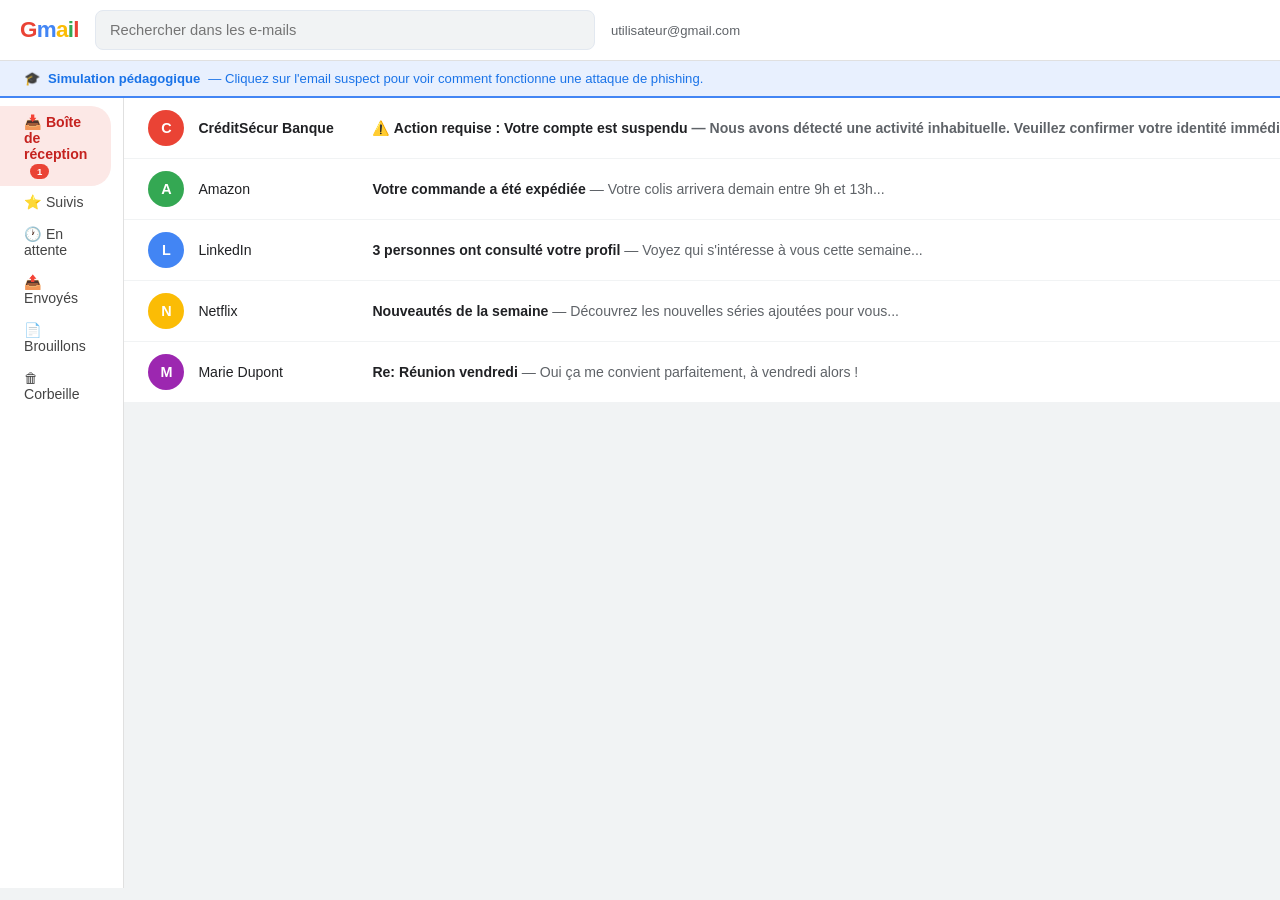
<file: index.html>
<!DOCTYPE html>
<html lang="fr">
<head>
  <meta charset="UTF-8">
  <meta name="viewport" content="width=device-width, initial-scale=1.0">
  <title>Boîte mail — Simulation</title>
  <link rel="stylesheet" href="style.css">
</head>
<body class="page-email">

  <div class="gmail-top">
    <div class="gmail-logo">G<span>m</span><em>a</em><b>i</b>l</div>
    <input class="gmail-search" type="text" placeholder="Rechercher dans les e-mails">
    <div class="gmail-user">utilisateur@gmail.com</div>
  </div>

  <div class="pedagogy-banner">
    🎓 <strong>Simulation pédagogique</strong> — Cliquez sur l'email suspect pour voir comment fonctionne une attaque de phishing.
  </div>

  <div class="layout">

    <div class="sidebar">
      <div class="sidebar-item active">📥 Boîte de réception <span class="badge-alert">1</span></div>
      <div class="sidebar-item">⭐ Suivis</div>
      <div class="sidebar-item">🕐 En attente</div>
      <div class="sidebar-item">📤 Envoyés</div>
      <div class="sidebar-item">📄 Brouillons</div>
      <div class="sidebar-item">🗑 Corbeille</div>
    </div>

    <div class="main-area">
      <div class="email-list">

        <div class="email-row unread" onclick="window.location.href='bank.html'">
          <div class="email-avatar" style="background:#EA4335;">C</div>
          <div class="email-sender">CréditSécur Banque</div>
          <div class="email-preview">
            <strong>⚠️ Action requise : Votre compte est suspendu</strong> —
            Nous avons détecté une activité inhabituelle. Veuillez confirmer votre identité immédiatement...
          </div>
          <div class="email-date">10:42</div>
        </div>

        <div class="email-row">
          <div class="email-avatar" style="background:#34A853;">A</div>
          <div class="email-sender">Amazon</div>
          <div class="email-preview"><strong>Votre commande a été expédiée</strong> — Votre colis arrivera demain entre 9h et 13h...</div>
          <div class="email-date">09:15</div>
        </div>

        <div class="email-row">
          <div class="email-avatar" style="background:#4285F4;">L</div>
          <div class="email-sender">LinkedIn</div>
          <div class="email-preview"><strong>3 personnes ont consulté votre profil</strong> — Voyez qui s'intéresse à vous cette semaine...</div>
          <div class="email-date">Hier</div>
        </div>

        <div class="email-row">
          <div class="email-avatar" style="background:#FBBC05;">N</div>
          <div class="email-sender">Netflix</div>
          <div class="email-preview"><strong>Nouveautés de la semaine</strong> — Découvrez les nouvelles séries ajoutées pour vous...</div>
          <div class="email-date">Hier</div>
        </div>

        <div class="email-row">
          <div class="email-avatar" style="background:#9c27b0;">M</div>
          <div class="email-sender">Marie Dupont</div>
          <div class="email-preview"><strong>Re: Réunion vendredi</strong> — Oui ça me convient parfaitement, à vendredi alors !</div>
          <div class="email-date">Lun.</div>
        </div>

      </div>
    </div>

  </div>

</body>
</html>
</file>
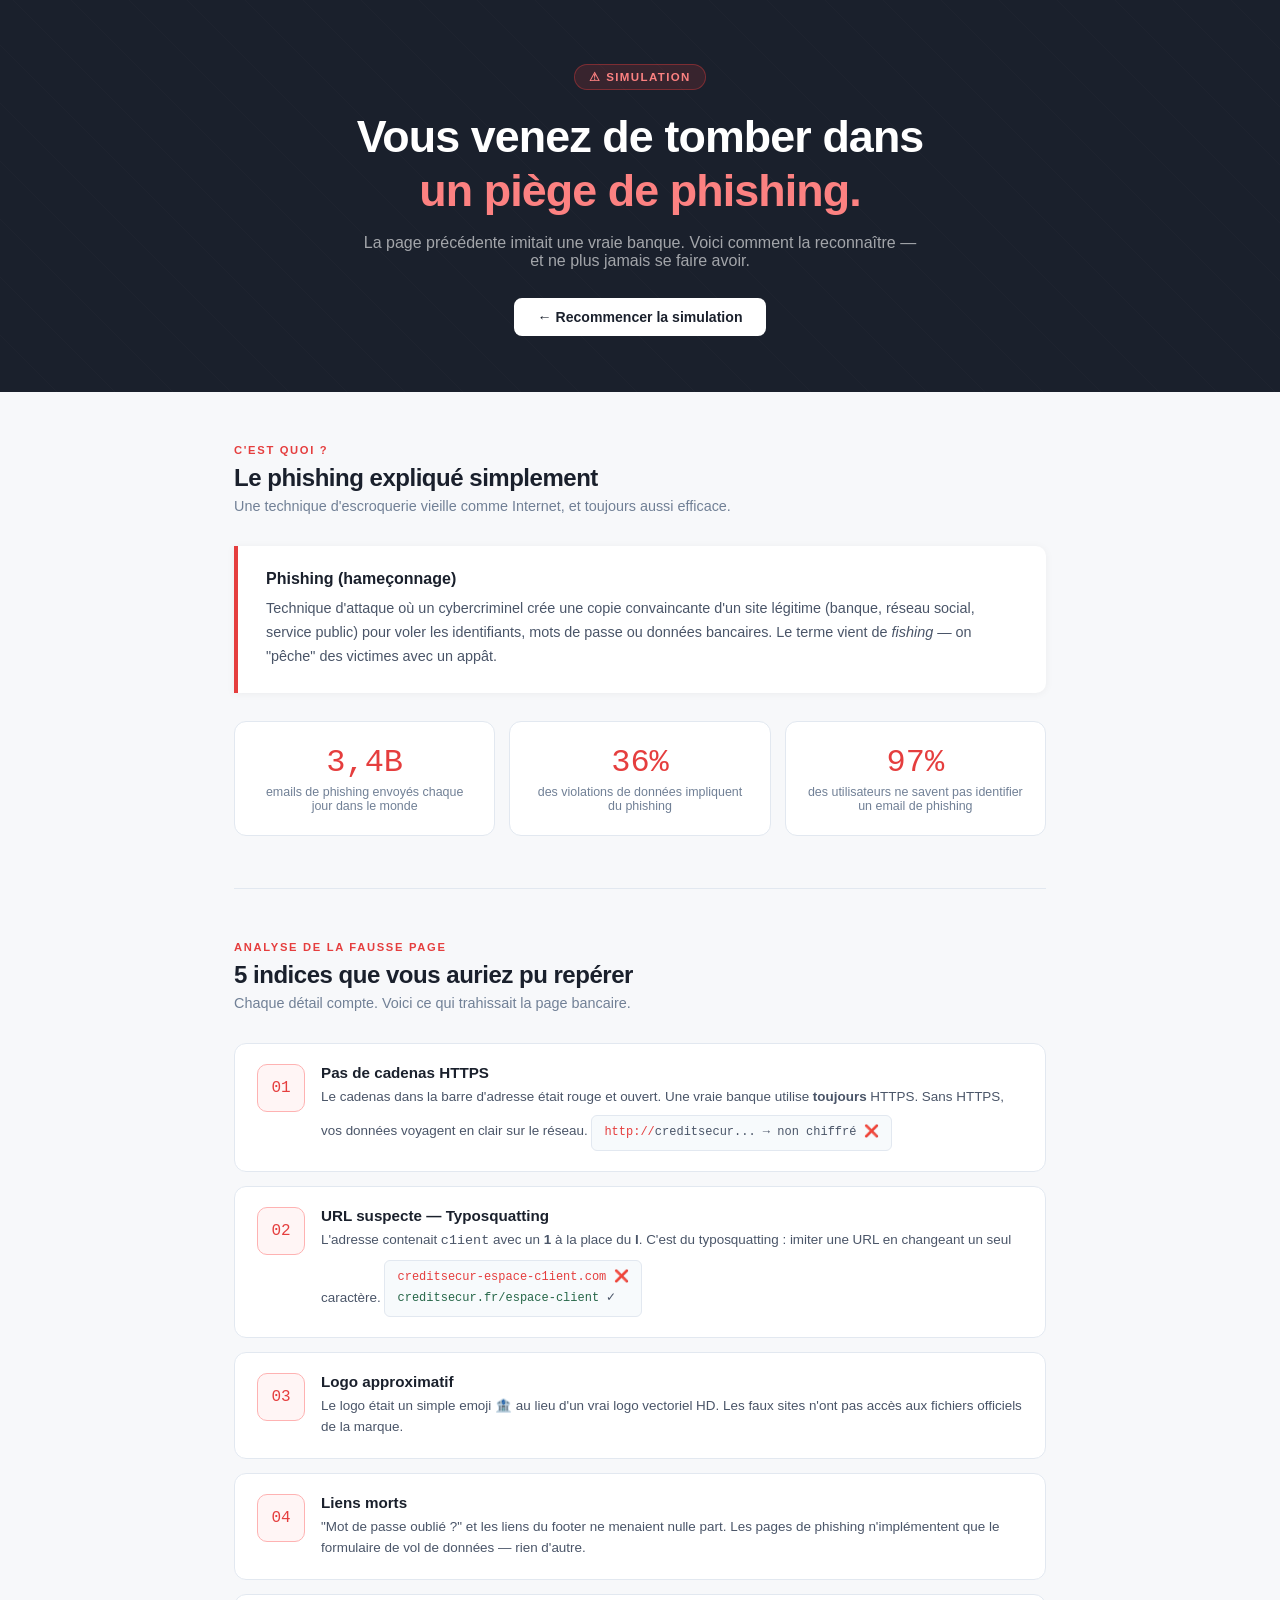
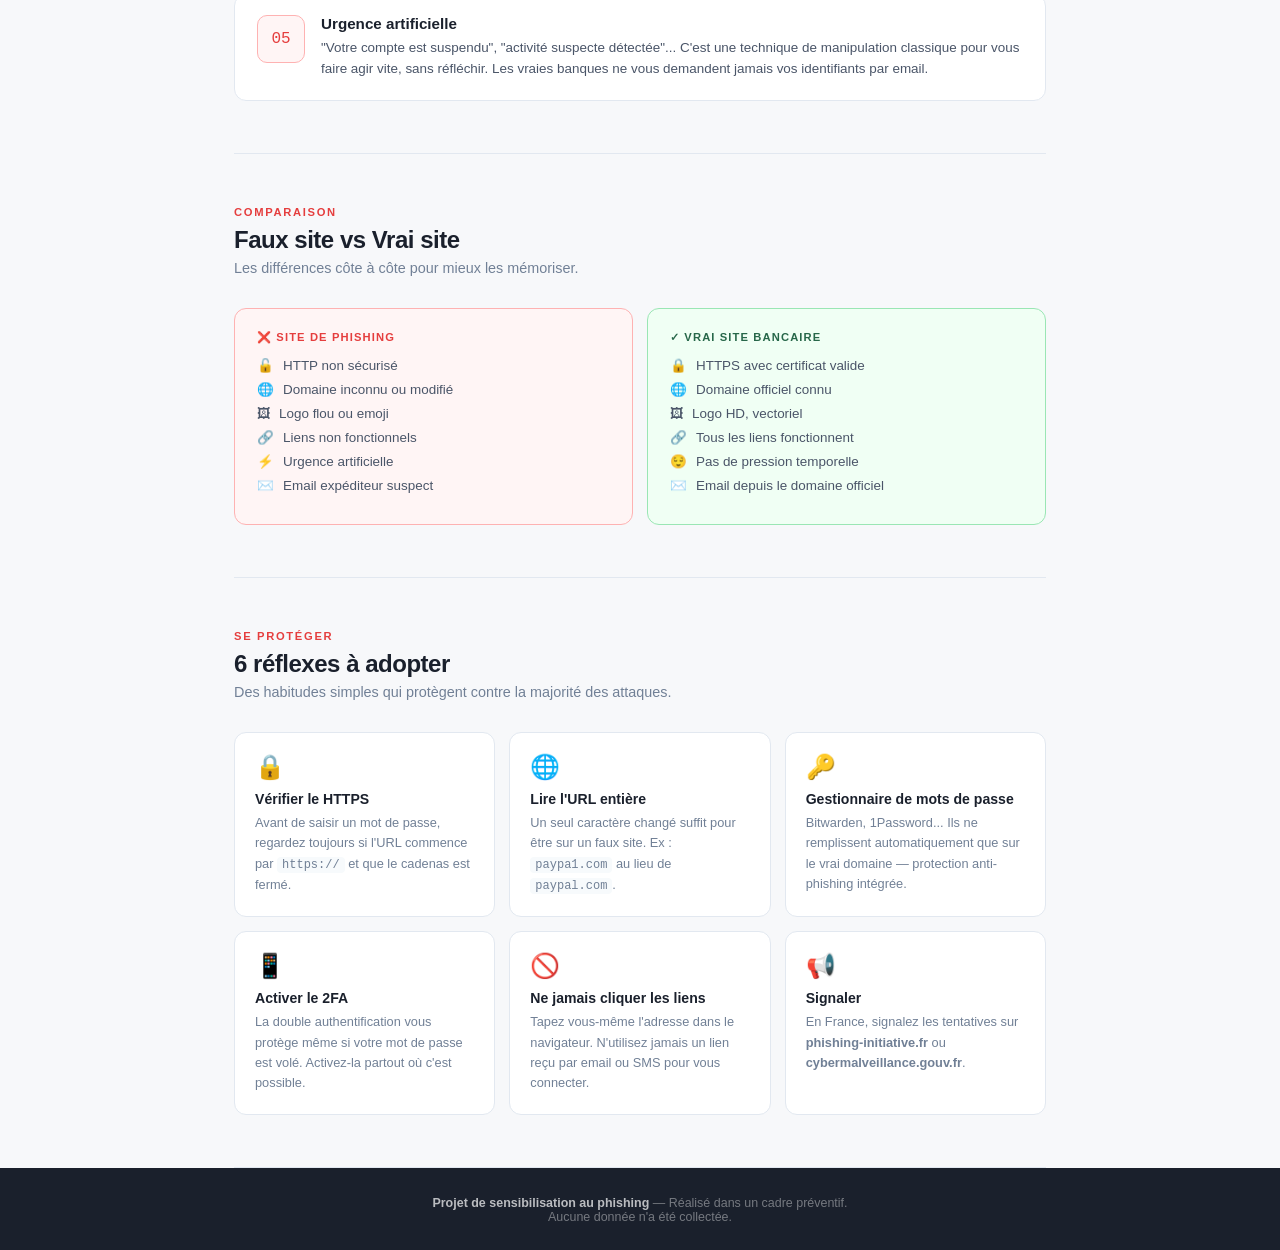
<file: awareness.html>
<!DOCTYPE html>
<html lang="fr">
<head>
  <meta charset="UTF-8">
  <meta name="viewport" content="width=device-width, initial-scale=1.0">
  <title>Sensibilisation au Phishing</title>
  <link rel="stylesheet" href="style.css">
</head>
<body class="page-awareness">

  <div class="hero">
    <div class="hero-badge">⚠ Simulation</div>
    <h1>Vous venez de tomber dans<br><span>un piège de phishing.</span></h1>
    <p>La page précédente imitait une vraie banque. Voici comment la reconnaître — et ne plus jamais se faire avoir.</p>
    <a href="index.html" class="hero-cta">← Recommencer la simulation</a>
  </div>

  <div class="awareness-container">

    <section class="aw-section">
      <div class="section-label">C'est quoi ?</div>
      <div class="section-title">Le phishing expliqué simplement</div>
      <div class="section-desc">Une technique d'escroquerie vieille comme Internet, et toujours aussi efficace.</div>

      <div class="definition-box">
        <h3>Phishing (hameçonnage)</h3>
        <p>Technique d'attaque où un cybercriminel crée une copie convaincante d'un site légitime (banque, réseau social, service public) pour voler les identifiants, mots de passe ou données bancaires. Le terme vient de <em>fishing</em> — on "pêche" des victimes avec un appât.</p>
      </div>

      <div class="stats-row">
        <div class="stat-card">
          <div class="stat-number">3,4B</div>
          <div class="stat-label">emails de phishing envoyés chaque jour dans le monde</div>
        </div>
        <div class="stat-card">
          <div class="stat-number">36%</div>
          <div class="stat-label">des violations de données impliquent du phishing</div>
        </div>
        <div class="stat-card">
          <div class="stat-number">97%</div>
          <div class="stat-label">des utilisateurs ne savent pas identifier un email de phishing</div>
        </div>
      </div>
    </section>

    <section class="aw-section">
      <div class="section-label">Analyse de la fausse page</div>
      <div class="section-title">5 indices que vous auriez pu repérer</div>
      <div class="section-desc">Chaque détail compte. Voici ce qui trahissait la page bancaire.</div>

      <div class="indices-grid">

        <div class="indice-card">
          <div class="indice-num">01</div>
          <div>
            <div class="indice-title">Pas de cadenas HTTPS</div>
            <div class="indice-desc">
              Le cadenas dans la barre d'adresse était rouge et ouvert. Une vraie banque utilise <strong>toujours</strong> HTTPS. Sans HTTPS, vos données voyagent en clair sur le réseau.
              <div class="code-snippet">
                <span class="bad">http://</span>creditsecur... → non chiffré ❌
              </div>
            </div>
          </div>
        </div>

        <div class="indice-card">
          <div class="indice-num">02</div>
          <div>
            <div class="indice-title">URL suspecte — Typosquatting</div>
            <div class="indice-desc">
              L'adresse contenait <code>c1ient</code> avec un <strong>1</strong> à la place du <strong>l</strong>. C'est du typosquatting : imiter une URL en changeant un seul caractère.
              <div class="code-snippet">
                <span class="bad">creditsecur-espace-c1ient.com</span> ❌<br>
                <span class="good">creditsecur.fr/espace-client</span> ✓
              </div>
            </div>
          </div>
        </div>

        <div class="indice-card">
          <div class="indice-num">03</div>
          <div>
            <div class="indice-title">Logo approximatif</div>
            <div class="indice-desc">
              Le logo était un simple emoji 🏦 au lieu d'un vrai logo vectoriel HD. Les faux sites n'ont pas accès aux fichiers officiels de la marque.
            </div>
          </div>
        </div>

        <div class="indice-card">
          <div class="indice-num">04</div>
          <div>
            <div class="indice-title">Liens morts</div>
            <div class="indice-desc">
              "Mot de passe oublié ?" et les liens du footer ne menaient nulle part. Les pages de phishing n'implémentent que le formulaire de vol de données — rien d'autre.
            </div>
          </div>
        </div>

        <div class="indice-card">
          <div class="indice-num">05</div>
          <div>
            <div class="indice-title">Urgence artificielle</div>
            <div class="indice-desc">
              "Votre compte est suspendu", "activité suspecte détectée"... C'est une technique de manipulation classique pour vous faire agir vite, sans réfléchir. Les vraies banques ne vous demandent jamais vos identifiants par email.
            </div>
          </div>
        </div>

      </div>
    </section>

    <section class="aw-section">
      <div class="section-label">Comparaison</div>
      <div class="section-title">Faux site vs Vrai site</div>
      <div class="section-desc">Les différences côte à côte pour mieux les mémoriser.</div>

      <div class="compare-grid">
        <div class="compare-card fake">
          <div class="compare-label">❌ Site de phishing</div>
          <div class="compare-item"><span>🔓</span> HTTP non sécurisé</div>
          <div class="compare-item"><span>🌐</span> Domaine inconnu ou modifié</div>
          <div class="compare-item"><span>🖼</span> Logo flou ou emoji</div>
          <div class="compare-item"><span>🔗</span> Liens non fonctionnels</div>
          <div class="compare-item"><span>⚡</span> Urgence artificielle</div>
          <div class="compare-item"><span>✉️</span> Email expéditeur suspect</div>
        </div>
        <div class="compare-card real">
          <div class="compare-label">✓ Vrai site bancaire</div>
          <div class="compare-item"><span>🔒</span> HTTPS avec certificat valide</div>
          <div class="compare-item"><span>🌐</span> Domaine officiel connu</div>
          <div class="compare-item"><span>🖼</span> Logo HD, vectoriel</div>
          <div class="compare-item"><span>🔗</span> Tous les liens fonctionnent</div>
          <div class="compare-item"><span>😌</span> Pas de pression temporelle</div>
          <div class="compare-item"><span>✉️</span> Email depuis le domaine officiel</div>
        </div>
      </div>
    </section>

    <section class="aw-section">
      <div class="section-label">Se protéger</div>
      <div class="section-title">6 réflexes à adopter</div>
      <div class="section-desc">Des habitudes simples qui protègent contre la majorité des attaques.</div>

      <div class="tips-grid">
        <div class="tip-card">
          <div class="tip-icon">🔒</div>
          <div class="tip-title">Vérifier le HTTPS</div>
          <div class="tip-desc">Avant de saisir un mot de passe, regardez toujours si l'URL commence par <code>https://</code> et que le cadenas est fermé.</div>
        </div>
        <div class="tip-card">
          <div class="tip-icon">🌐</div>
          <div class="tip-title">Lire l'URL entière</div>
          <div class="tip-desc">Un seul caractère changé suffit pour être sur un faux site. Ex : <code>paypa1.com</code> au lieu de <code>paypal.com</code>.</div>
        </div>
        <div class="tip-card">
          <div class="tip-icon">🔑</div>
          <div class="tip-title">Gestionnaire de mots de passe</div>
          <div class="tip-desc">Bitwarden, 1Password... Ils ne remplissent automatiquement que sur le vrai domaine — protection anti-phishing intégrée.</div>
        </div>
        <div class="tip-card">
          <div class="tip-icon">📱</div>
          <div class="tip-title">Activer le 2FA</div>
          <div class="tip-desc">La double authentification vous protège même si votre mot de passe est volé. Activez-la partout où c'est possible.</div>
        </div>
        <div class="tip-card">
          <div class="tip-icon">🚫</div>
          <div class="tip-title">Ne jamais cliquer les liens</div>
          <div class="tip-desc">Tapez vous-même l'adresse dans le navigateur. N'utilisez jamais un lien reçu par email ou SMS pour vous connecter.</div>
        </div>
        <div class="tip-card">
          <div class="tip-icon">📢</div>
          <div class="tip-title">Signaler</div>
          <div class="tip-desc">En France, signalez les tentatives sur <strong>phishing-initiative.fr</strong> ou <strong>cybermalveillance.gouv.fr</strong>.</div>
        </div>
      </div>
    </section>

  </div>

  <footer class="aw-footer">
    <strong>Projet de sensibilisation au phishing</strong> — Réalisé dans un cadre préventif.<br>
    Aucune donnée n'a été collectée. 
  </footer>

</body>
</html>
</file>
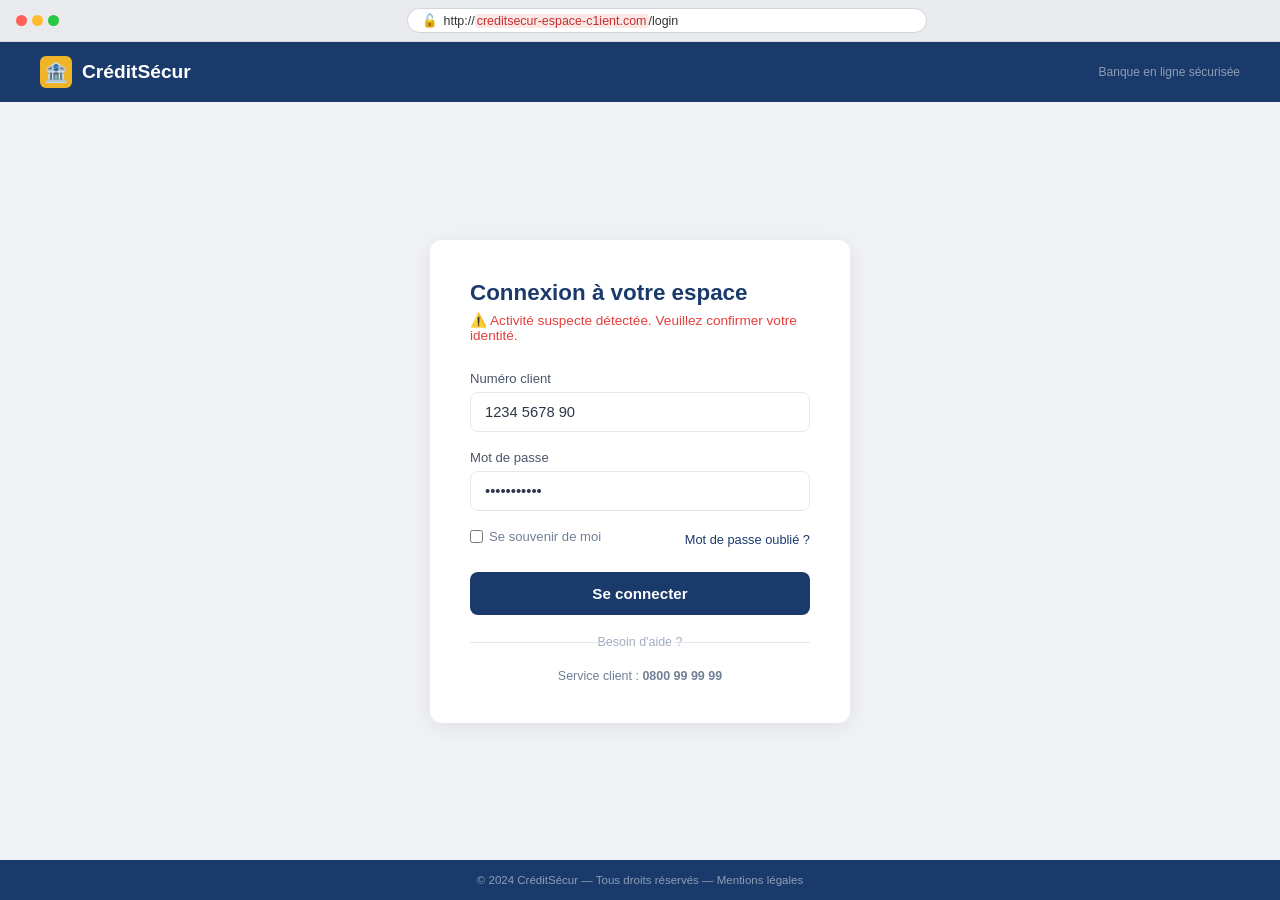
<file: bank.html>
<!DOCTYPE html>
<html lang="fr">
<head>
  <meta charset="UTF-8">
  <meta name="viewport" content="width=device-width, initial-scale=1.0">
  <title>CréditSécur — Espace Client</title>
  <link rel="stylesheet" href="style.css">
</head>
<body class="page-bank">

  <div class="fake-browser">
    <div class="browser-dots">
      <div class="dot red"></div>
      <div class="dot yellow"></div>
      <div class="dot green"></div>
    </div>
    <div class="url-bar">
      <span class="lock-icon">🔓</span>
      <span class="url-text">http://<span class="suspicious">creditsecur-espace-c1ient.com</span>/login</span>
    </div>
  </div>

  <div class="bank-header">
    <div class="bank-logo">
      <div class="logo-icon">🏦</div>
      CréditSécur
    </div>
    <div class="bank-header-right">Banque en ligne sécurisée</div>
  </div>

  <main class="bank-main">
    <div class="login-card">
      <div class="card-title">Connexion à votre espace</div>
      <div class="card-sub">⚠️ Activité suspecte détectée. Veuillez confirmer votre identité.</div>

      <div class="form-group">
        <label for="num">Numéro client</label>
        <input type="text" id="num" value="1234 5678 90">
      </div>

      <div class="form-group">
        <label for="pwd">Mot de passe</label>
        <input type="password" id="pwd" value="Password123">
      </div>

      <div class="form-footer">
        <label class="remember">
          <input type="checkbox"> Se souvenir de moi
        </label>
        <a href="#" class="forgot">Mot de passe oublié ?</a>
      </div>

      <button class="btn-login" id="loginBtn">Se connecter</button>

      <div class="divider">Besoin d'aide ?</div>
      <div class="help-line">Service client : <strong>0800 99 99 99</strong></div>
    </div>
  </main>

  <footer class="bank-footer">
    © 2024 CréditSécur — Tous droits réservés — Mentions légales
  </footer>

  <div class="reveal-overlay" id="revealOverlay">
    <div class="reveal-box">

      <div class="terminal-bar">
        <div class="t-dot r"></div>
        <div class="t-dot y"></div>
        <div class="t-dot g"></div>
        <div class="terminal-title">attacker_server — interception.log</div>
      </div>

      <div class="terminal-body">
        <div class="terminal-line l1">
          <span class="prompt">$</span>&nbsp;<span class="cmd">connexion_entrante</span>&nbsp;<span class="ok">[ÉTABLIE ✓]</span>
        </div>
        <div class="terminal-line l2">
          <span class="prompt">$</span>&nbsp;<span class="cmd">num_client</span>&nbsp;=&nbsp;<span class="val" id="displayNum"></span>
        </div>
        <div class="terminal-line l3">
          <span class="prompt">$</span>&nbsp;<span class="cmd">mot_de_passe</span>&nbsp;=&nbsp;<span class="val" id="displayPwd"></span>
        </div>
        <div class="terminal-line l4">
          <span class="prompt">$</span>&nbsp;<span class="cmd">ip_victime</span>&nbsp;=&nbsp;<span class="val">192.168.1.42 (simulé)</span>
        </div>
        <div class="terminal-line l5">
          <span class="prompt">$</span>&nbsp;<span class="warn">→ données transmises au serveur distant... [OK]</span>
        </div>
      </div>

      <div class="reveal-footer" id="revealFooter">
        <div class="reveal-title">🎣 Vous venez de vous faire phisher.</div>
        <div class="reveal-sub">
          Ces identifiants fictifs (<strong>1234 5678 90</strong> / <strong>Password123</strong>) ont été
          "interceptés" instantanément. Dans une vraie attaque, ce seraient vos vraies données qui
          partiraient chez un cybercriminel — en moins d'une seconde.
        </div>
        <a href="awareness.html" class="reveal-btn">Comprendre et se protéger →</a>
      </div>

    </div>
  </div>

  <script src="script.js"></script>
</body>
</html>
</file>
<file: style.css>
* { margin: 0; padding: 0; box-sizing: border-box; }

body {
  font-family: 'DM Sans', sans-serif;
  min-height: 100vh;
}

@import url('https://fonts.googleapis.com/css2?family=DM+Sans:wght@300;400;500;600&family=JetBrains+Mono:wght@400;500&family=Sora:wght@300;400;500;600;700&display=swap');

.page-email {
  background: #f1f3f4;
  font-family: 'DM Sans', sans-serif;
}

.gmail-top {
  background: white;
  border-bottom: 1px solid #e0e0e0;
  padding: 10px 20px;
  display: flex;
  align-items: center;
  gap: 16px;
  box-shadow: 0 1px 3px rgba(0,0,0,0.08);
}

.gmail-logo {
  font-size: 1.4rem;
  font-weight: 700;
  color: #EA4335;
  letter-spacing: -0.03em;
}
.gmail-logo span { color: #4285F4; }
.gmail-logo em   { color: #FBBC05; font-style: normal; }
.gmail-logo b    { color: #34A853; }

.gmail-search {
  flex: 1;
  max-width: 500px;
  background: #f1f3f4;
  border: none;
  border-radius: 24px;
  padding: 9px 18px;
  font-size: 0.9rem;
  color: #5f6368;
  outline: none;
}

.gmail-user { font-size: 0.82rem; color: #5f6368; }

.pedagogy-banner {
  background: #e8f0fe;
  border-bottom: 2px solid #4285F4;
  padding: 10px 24px;
  font-size: 0.82rem;
  color: #1a73e8;
  display: flex;
  align-items: center;
  gap: 8px;
}

.layout {
  display: flex;
  min-height: calc(100vh - 110px);
}

.sidebar {
  width: 220px;
  background: white;
  padding: 8px 0;
  border-right: 1px solid #e0e0e0;
}

.sidebar-item {
  padding: 8px 24px;
  font-size: 0.88rem;
  color: #444;
  cursor: pointer;
  border-radius: 0 20px 20px 0;
  margin-right: 12px;
}

.sidebar-item.active {
  background: #fce8e6;
  color: #c5221f;
  font-weight: 600;
}

.badge-alert {
  background: #EA4335;
  color: white;
  font-size: 0.6rem;
  font-weight: 700;
  padding: 2px 7px;
  border-radius: 10px;
  margin-left: 6px;
}

.main-area { flex: 1; }

.email-list { background: white; }

.email-row {
  display: flex;
  align-items: center;
  gap: 14px;
  padding: 12px 24px;
  border-bottom: 1px solid #f1f3f4;
  cursor: pointer;
  transition: background 0.15s;
}

.email-row.unread { font-weight: 600; }
.email-row:hover  { background: #f1f3f4; }

.email-avatar {
  width: 36px;
  height: 36px;
  border-radius: 50%;
  display: flex;
  align-items: center;
  justify-content: center;
  font-size: 0.9rem;
  font-weight: 700;
  color: white;
  flex-shrink: 0;
}

.email-sender {
  font-size: 0.88rem;
  color: #202124;
  width: 160px;
  flex-shrink: 0;
}

.email-preview {
  font-size: 0.88rem;
  color: #5f6368;
  flex: 1;
  white-space: nowrap;
  overflow: hidden;
  text-overflow: ellipsis;
}

.email-preview strong { color: #202124; }
.email-date { font-size: 0.78rem; color: #5f6368; flex-shrink: 0; }

.page-bank {
  background: #f0f2f5;
  display: flex;
  flex-direction: column;
}

.fake-browser {
  background: #e8eaed;
  padding: 8px 16px;
  display: flex;
  align-items: center;
  gap: 10px;
  border-bottom: 1px solid #d1d5db;
}

.browser-dots { display: flex; gap: 5px; }

.dot {
  width: 11px;
  height: 11px;
  border-radius: 50%;
}
.dot.red    { background: #ff5f57; }
.dot.yellow { background: #febc2e; }
.dot.green  { background: #28c840; }

.url-bar {
  flex: 1;
  background: white;
  border-radius: 20px;
  padding: 4px 14px;
  display: flex;
  align-items: center;
  gap: 6px;
  font-size: 0.78rem;
  color: #333;
  border: 1px solid #d1d5db;
  max-width: 520px;
  margin: 0 auto;
}

.lock-icon { color: #e53e3e; }

.url-text .suspicious {
  background: rgba(229,62,62,0.12);
  color: #c53030;
  border-radius: 3px;
  padding: 0 2px;
}

.bank-header {
  background: #1a3a6b;
  padding: 14px 40px;
  display: flex;
  align-items: center;
  justify-content: space-between;
}

.bank-logo {
  display: flex;
  align-items: center;
  gap: 10px;
  color: white;
  font-size: 1.2rem;
  font-weight: 600;
}

.logo-icon {
  width: 32px;
  height: 32px;
  background: #f0b429;
  border-radius: 6px;
  display: flex;
  align-items: center;
  justify-content: center;
}

.bank-header-right { font-size: 0.75rem; color: rgba(255,255,255,0.5); }

.bank-main {
  flex: 1;
  display: flex;
  align-items: center;
  justify-content: center;
  padding: 40px 20px;
}

.login-card {
  background: white;
  border-radius: 12px;
  box-shadow: 0 4px 24px rgba(0,0,0,0.08);
  width: 100%;
  max-width: 420px;
  padding: 40px;
}

.card-title { font-size: 1.4rem; font-weight: 600; color: #1a3a6b; margin-bottom: 6px; }
.card-sub   { font-size: 0.85rem; color: #e53e3e; margin-bottom: 28px; font-weight: 500; }

.form-group { margin-bottom: 18px; }

label {
  display: block;
  font-size: 0.82rem;
  font-weight: 500;
  color: #4a5568;
  margin-bottom: 6px;
}

input[type="text"],
input[type="password"] {
  width: 100%;
  padding: 11px 14px;
  border: 1.5px solid #e2e8f0;
  border-radius: 8px;
  font-size: 0.92rem;
  font-family: 'DM Sans', sans-serif;
  color: #2d3748;
  transition: border-color 0.2s;
  outline: none;
}
input:focus { border-color: #1a3a6b; }

.form-footer {
  display: flex;
  justify-content: space-between;
  align-items: center;
  margin-bottom: 22px;
  font-size: 0.8rem;
}

.remember { display: flex; align-items: center; gap: 6px; color: #718096; }
.forgot   { color: #1a3a6b; text-decoration: none; }
.forgot:hover { text-decoration: underline; }

.btn-login {
  width: 100%;
  padding: 13px;
  background: #1a3a6b;
  color: white;
  border: none;
  border-radius: 8px;
  font-family: 'DM Sans', sans-serif;
  font-size: 0.95rem;
  font-weight: 600;
  cursor: pointer;
  transition: background 0.2s;
}
.btn-login:hover { background: #15305a; }

.divider {
  text-align: center;
  font-size: 0.78rem;
  color: #a0aec0;
  margin: 20px 0;
  position: relative;
}
.divider::before,
.divider::after {
  content: '';
  position: absolute;
  top: 50%;
  width: 40%;
  height: 1px;
  background: #e2e8f0;
}
.divider::before { left: 0; }
.divider::after  { right: 0; }

.help-line { text-align: center; font-size: 0.78rem; color: #718096; }

.bank-footer {
  background: #1a3a6b;
  color: rgba(255,255,255,0.5);
  font-size: 0.72rem;
  text-align: center;
  padding: 14px;
}

.reveal-overlay {
  display: none;
  position: fixed;
  inset: 0;
  background: rgba(5, 5, 10, 0.94);
  z-index: 100;
  align-items: center;
  justify-content: center;
  flex-direction: column;
  padding: 24px;
}

.reveal-overlay.show {
  display: flex;
  animation: fadeIn 0.4s ease;
}

.reveal-box {
  background: #0d1117;
  border: 1px solid #30363d;
  border-radius: 16px;
  max-width: 560px;
  width: 100%;
  overflow: hidden;
  animation: slideUp 0.45s ease;
}

.terminal-bar {
  background: #161b22;
  padding: 10px 16px;
  display: flex;
  align-items: center;
  gap: 6px;
  border-bottom: 1px solid #30363d;
}

.t-dot { width: 10px; height: 10px; border-radius: 50%; }
.t-dot.r { background: #ff5f57; }
.t-dot.y { background: #febc2e; }
.t-dot.g { background: #28c840; }

.terminal-title {
  font-family: 'JetBrains Mono', monospace;
  font-size: 0.7rem;
  color: #8b949e;
  margin-left: 8px;
}

.terminal-body { padding: 20px 24px; }

.terminal-line {
  font-family: 'JetBrains Mono', monospace;
  font-size: 0.8rem;
  line-height: 2;
  color: #8b949e;
  overflow: hidden;
  white-space: nowrap;
  max-width: 0;
}

.terminal-line .prompt { color: #3fb950; }
.terminal-line .cmd    { color: #79c0ff; }
.terminal-line .val    { color: #f85149; font-weight: 600; }
.terminal-line .ok     { color: #3fb950; }
.terminal-line .warn   { color: #d29922; }

/* Animations en cascade — chaque ligne apparaît l'une après l'autre */
.l1 { animation: reveal 0.6s steps(40) 0.2s forwards; }
.l2 { animation: reveal 0.6s steps(40) 1.0s forwards; }
.l3 { animation: reveal 0.7s steps(50) 1.8s forwards; }
.l4 { animation: reveal 0.7s steps(50) 2.6s forwards; }
.l5 { animation: reveal 0.6s steps(40) 3.4s forwards; }

.reveal-footer {
  padding: 20px 24px 24px;
  border-top: 1px solid #21262d;
  opacity: 0;
  animation: fadeIn 0.5s ease 4.2s forwards;
}

.reveal-title {
  font-family: 'DM Sans', sans-serif;
  font-size: 1.15rem;
  font-weight: 700;
  color: #f85149;
  margin-bottom: 8px;
}

.reveal-sub {
  font-family: 'DM Sans', sans-serif;
  font-size: 0.84rem;
  color: #8b949e;
  line-height: 1.65;
  margin-bottom: 18px;
}

.reveal-btn {
  display: block;
  padding: 12px;
  background: #f85149;
  color: white;
  border: none;
  border-radius: 8px;
  font-family: 'DM Sans', sans-serif;
  font-size: 0.9rem;
  font-weight: 600;
  cursor: pointer;
  text-align: center;
  text-decoration: none;
  transition: background 0.2s;
}
.reveal-btn:hover { background: #da3633; }

.page-awareness {
  background: #f7f8fa;
  font-family: 'Sora', sans-serif;
  color: #1a202c;
}

.hero {
  background: #1a202c;
  color: white;
  padding: 64px 24px 56px;
  text-align: center;
  position: relative;
  overflow: hidden;
}

.hero::before {
  content: '';
  position: absolute;
  inset: 0;
  background: repeating-linear-gradient(
    45deg, transparent, transparent 40px,
    rgba(255,255,255,0.015) 40px,
    rgba(255,255,255,0.015) 41px
  );
  pointer-events: none;
}

.hero-badge {
  display: inline-flex;
  align-items: center;
  gap: 6px;
  background: rgba(229,62,62,0.15);
  border: 1px solid rgba(229,62,62,0.4);
  color: #fc8181;
  font-size: 0.72rem;
  font-weight: 600;
  letter-spacing: 0.12em;
  text-transform: uppercase;
  padding: 5px 14px;
  border-radius: 20px;
  margin-bottom: 20px;
}

.hero h1 {
  font-size: clamp(1.8rem, 4vw, 2.8rem);
  font-weight: 700;
  line-height: 1.2;
  margin-bottom: 16px;
  letter-spacing: -0.02em;
}

.hero h1 span { color: #fc8181; }

.hero p {
  font-size: 1rem;
  color: rgba(255,255,255,0.6);
  max-width: 560px;
  margin: 0 auto 28px;
  font-weight: 300;
}

.hero-cta {
  display: inline-flex;
  align-items: center;
  gap: 8px;
  background: white;
  color: #1a202c;
  text-decoration: none;
  padding: 11px 24px;
  border-radius: 8px;
  font-weight: 600;
  font-size: 0.88rem;
  transition: opacity 0.2s;
}
.hero-cta:hover { opacity: 0.88; }

.awareness-container {
  max-width: 860px;
  margin: 0 auto;
  padding: 0 24px;
}

.aw-section {
  padding: 52px 0;
  border-bottom: 1px solid #e2e8f0;
}

.section-label {
  font-size: 0.7rem;
  font-weight: 600;
  letter-spacing: 0.15em;
  text-transform: uppercase;
  color: #e53e3e;
  margin-bottom: 8px;
}

.section-title {
  font-size: 1.5rem;
  font-weight: 700;
  letter-spacing: -0.02em;
  color: #1a202c;
  margin-bottom: 6px;
}

.section-desc {
  font-size: 0.9rem;
  color: #718096;
  margin-bottom: 32px;
  font-weight: 300;
}

.definition-box {
  background: white;
  border-left: 4px solid #e53e3e;
  border-radius: 0 10px 10px 0;
  padding: 24px 28px;
  margin-bottom: 28px;
  box-shadow: 0 1px 8px rgba(0,0,0,0.05);
}

.definition-box h3 {
  font-size: 1rem;
  font-weight: 600;
  margin-bottom: 8px;
}

.definition-box p {
  font-size: 0.9rem;
  color: #4a5568;
  line-height: 1.7;
}

.stats-row {
  display: grid;
  grid-template-columns: repeat(3, 1fr);
  gap: 14px;
}

.stat-card {
  background: white;
  border: 1px solid #e2e8f0;
  border-radius: 12px;
  padding: 22px;
  text-align: center;
}

.stat-number {
  font-family: 'JetBrains Mono', monospace;
  font-size: 2rem;
  font-weight: 500;
  color: #e53e3e;
  margin-bottom: 4px;
}

.stat-label { font-size: 0.78rem; color: #718096; }

.indices-grid { display: grid; gap: 14px; }

.indice-card {
  background: white;
  border: 1px solid #e2e8f0;
  border-radius: 12px;
  padding: 20px 22px;
  display: grid;
  grid-template-columns: 48px 1fr;
  gap: 16px;
  align-items: start;
  transition: box-shadow 0.2s;
  animation: fadeUp 0.4s ease both;
}

.indice-card:hover { box-shadow: 0 4px 20px rgba(0,0,0,0.07); }

.indice-card:nth-child(1) { animation-delay: 0.05s; }
.indice-card:nth-child(2) { animation-delay: 0.10s; }
.indice-card:nth-child(3) { animation-delay: 0.15s; }
.indice-card:nth-child(4) { animation-delay: 0.20s; }
.indice-card:nth-child(5) { animation-delay: 0.25s; }

.indice-num {
  width: 48px; height: 48px;
  background: #fff5f5;
  border: 1.5px solid #feb2b2;
  border-radius: 10px;
  display: flex;
  align-items: center;
  justify-content: center;
  font-family: 'JetBrains Mono', monospace;
  font-weight: 500;
  font-size: 1rem;
  color: #e53e3e;
  flex-shrink: 0;
}

.indice-title { font-size: 0.95rem; font-weight: 600; color: #1a202c; margin-bottom: 5px; }
.indice-desc  { font-size: 0.84rem; color: #4a5568; line-height: 1.6; }

.code-snippet {
  display: inline-block;
  margin-top: 8px;
  background: #f7fafc;
  border: 1px solid #e2e8f0;
  border-radius: 6px;
  padding: 6px 12px;
  font-family: 'JetBrains Mono', monospace;
  font-size: 0.75rem;
  color: #4a5568;
  line-height: 1.8;
}

.code-snippet .bad  { color: #e53e3e; }
.code-snippet .good { color: #276749; }

.compare-grid {
  display: grid;
  grid-template-columns: 1fr 1fr;
  gap: 14px;
}

.compare-card {
  border-radius: 12px;
  padding: 22px;
  border: 1.5px solid;
}

.compare-card.fake { background: #fff5f5; border-color: #feb2b2; }
.compare-card.real { background: #f0fff4; border-color: #9ae6b4; }

.compare-label {
  font-size: 0.7rem;
  font-weight: 700;
  letter-spacing: 0.1em;
  text-transform: uppercase;
  margin-bottom: 14px;
}

.compare-card.fake .compare-label { color: #e53e3e; }
.compare-card.real .compare-label { color: #276749; }

.compare-item {
  display: flex;
  align-items: flex-start;
  gap: 9px;
  margin-bottom: 9px;
  font-size: 0.84rem;
  color: #4a5568;
}

.tips-grid {
  display: grid;
  grid-template-columns: repeat(auto-fit, minmax(220px, 1fr));
  gap: 14px;
}

.tip-card {
  background: white;
  border: 1px solid #e2e8f0;
  border-radius: 12px;
  padding: 20px;
}

.tip-icon  { font-size: 1.5rem; margin-bottom: 10px; }
.tip-title { font-size: 0.88rem; font-weight: 600; color: #1a202c; margin-bottom: 6px; }
.tip-desc  { font-size: 0.8rem; color: #718096; line-height: 1.6; }
.tip-desc code { background: #f7fafc; padding: 1px 5px; border-radius: 4px; font-size: 0.75rem; }

.aw-footer {
  background: #1a202c;
  color: rgba(255,255,255,0.4);
  font-size: 0.78rem;
  text-align: center;
  padding: 28px 24px;
  margin-top: 0;
}

.aw-footer strong { color: rgba(255,255,255,0.7); }

@keyframes fadeIn {
  from { opacity: 0; }
  to   { opacity: 1; }
}

@keyframes slideUp {
  from { transform: translateY(28px); opacity: 0; }
  to   { transform: translateY(0);    opacity: 1; }
}

@keyframes fadeUp {
  from { opacity: 0; transform: translateY(10px); }
  to   { opacity: 1; transform: translateY(0); }
}

@keyframes reveal {
  from { max-width: 0; }
  to   { max-width: 100%; }
}

@media (max-width: 600px) {
  .stats-row    { grid-template-columns: 1fr; }
  .compare-grid { grid-template-columns: 1fr; }
  .sidebar      { display: none; }
}
</file>
